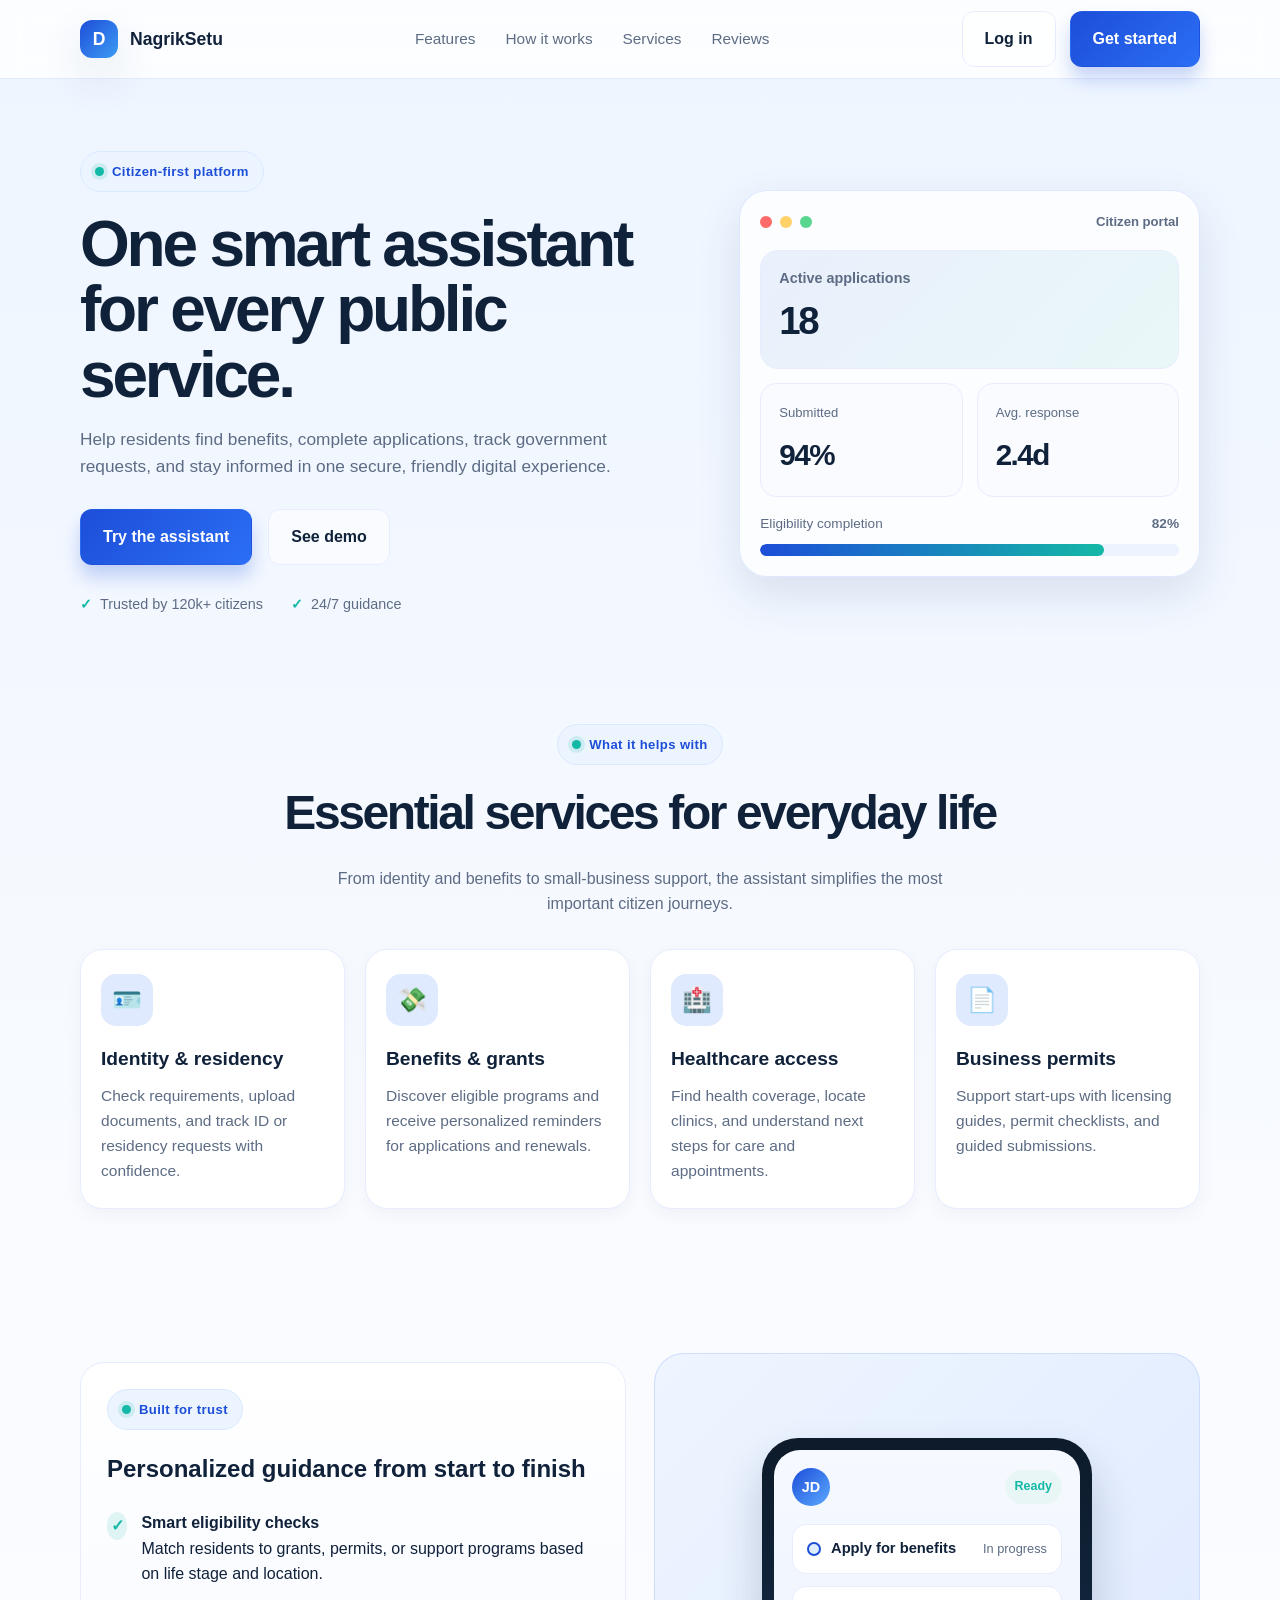
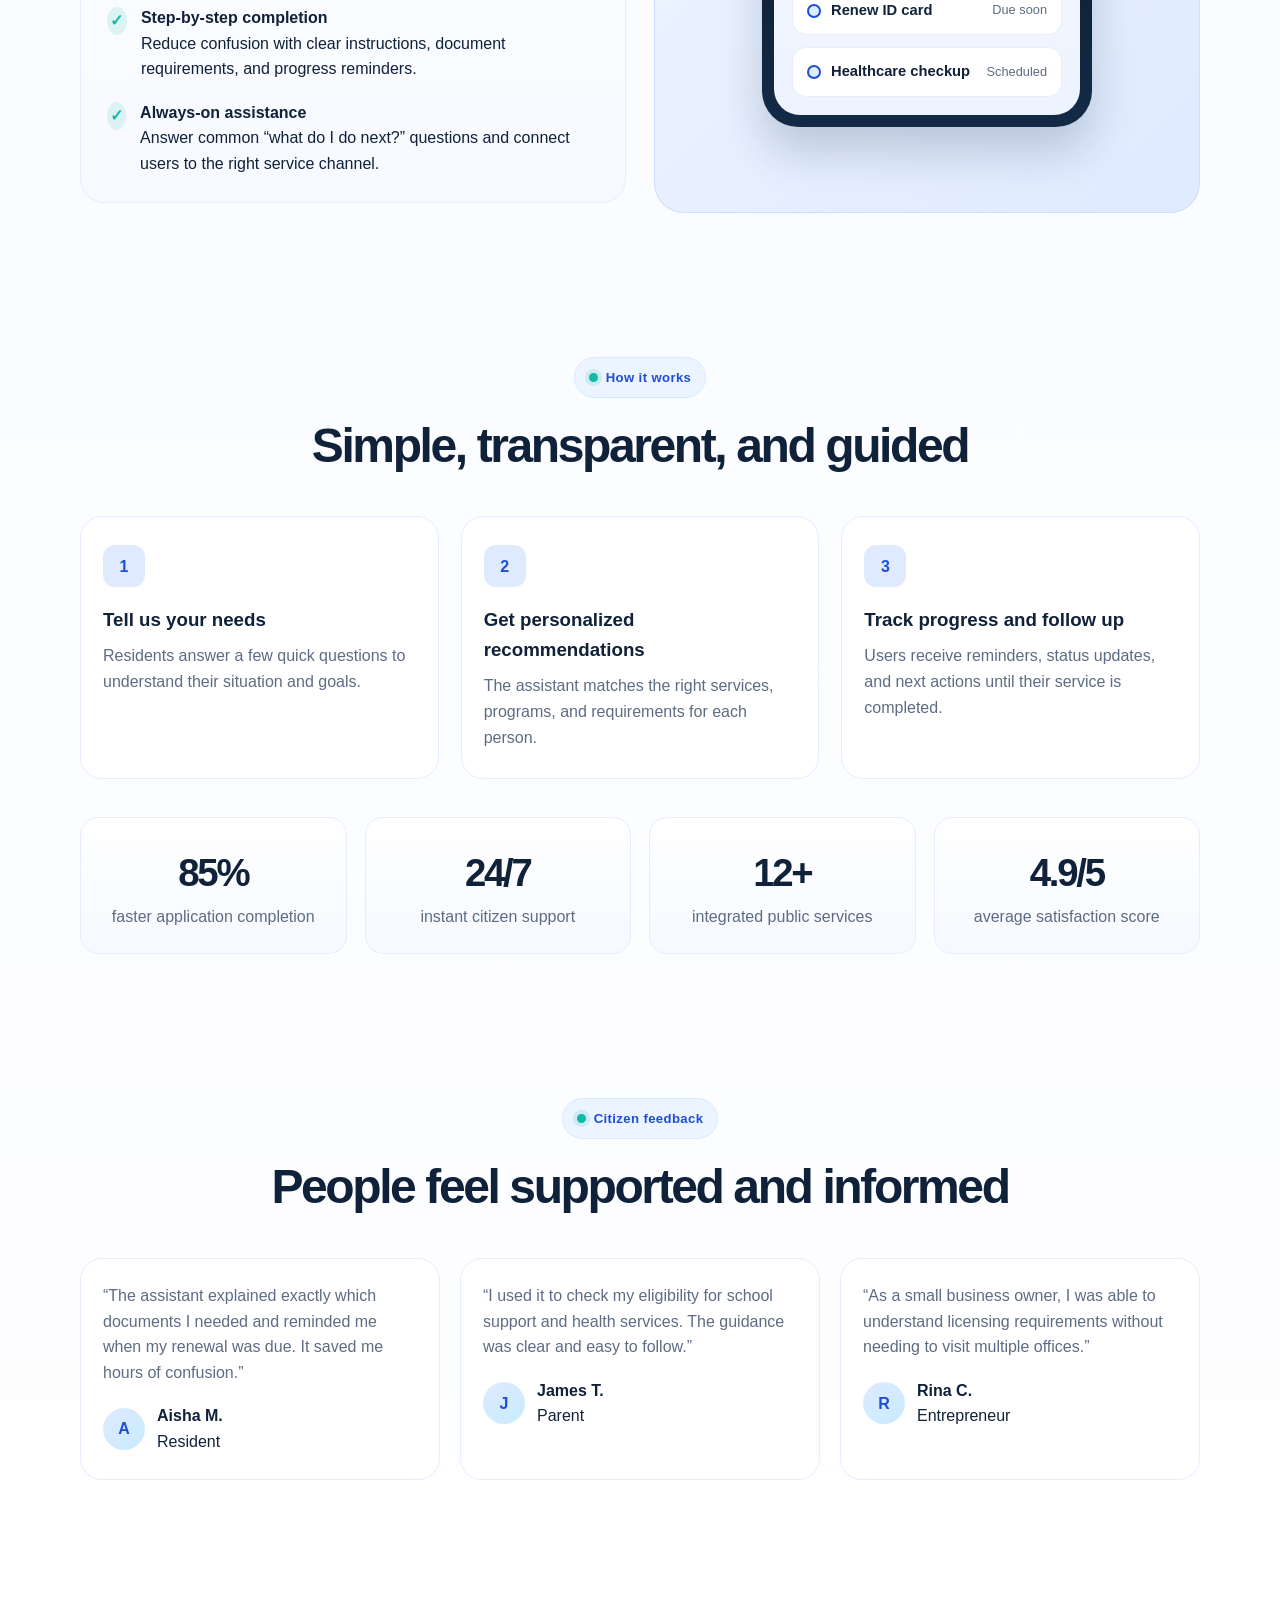
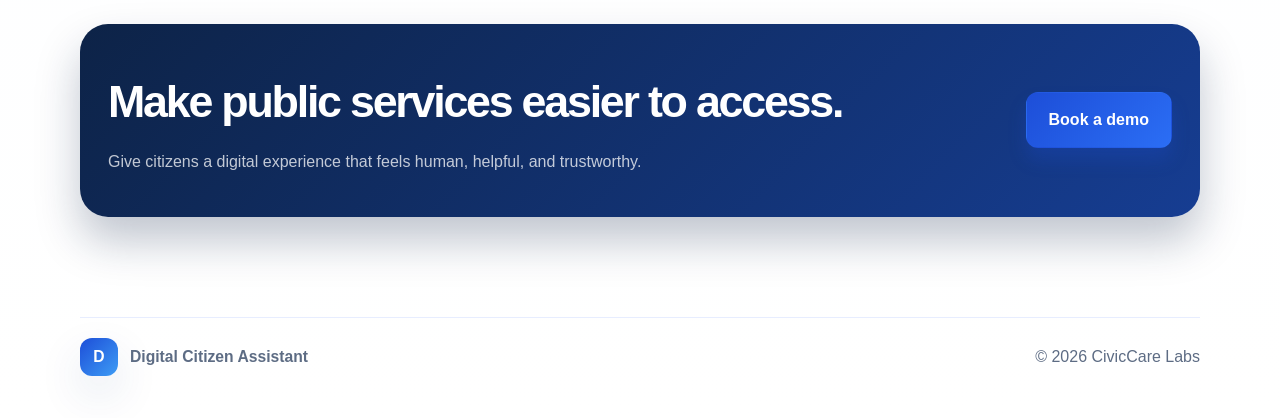
<file: t1/UI/index.html>
<!DOCTYPE html>
<html lang="en">
  <head>
    <meta charset="UTF-8" />
    <meta name="viewport" content="width=device-width, initial-scale=1.0" />
    <title>Digital Citizen Assistant</title>
    <link rel="stylesheet" href="index.css" />
  </head>
  <body>
    <header>
      <div class="container nav">
        <div class="brand">
          <div class="brand-mark">D</div>
          NagrikSetu
        </div>

        <nav class="nav-links" aria-label="Main navigation">
          <a href="#features">Features</a>
          <a href="#how-it-works">How it works</a>
          <a href="#services">Services</a>
          <a href="#reviews">Reviews</a>
        </nav>

        <div class="nav-actions">
          <a href="login page.html" class="btn btn-secondary">Log in</a>
          <a href="#" class="btn btn-primary">Get started</a>
        </div>
      </div>
    </header>

    <main>
      <section class="hero">
        <div class="container hero-grid">
          <div>
            <span class="eyebrow">Citizen-first platform</span>
            <h1>One smart assistant for every public service.</h1>
            <p class="lead">
              Help residents find benefits, complete applications, track government requests,
              and stay informed in one secure, friendly digital experience.
            </p>

            <div class="hero-actions">
              <a href="https://chatgpt.com/" class="btn btn-primary">Try the assistant</a>
              <a href="#" class="btn btn-secondary">See demo</a>
            </div>

            <div class="mini-proof">
              <span>Trusted by 120k+ citizens</span>
              <span>24/7 guidance</span>
            </div>
          </div>

          <div class="dashboard" aria-label="Application overview dashboard">
            <div class="panel-top">
              <div class="dots" aria-hidden="true">
                <span></span>
                <span></span>
                <span></span>
              </div>
              <div class="window-label">Citizen portal</div>
            </div>

            <div class="status-box">
              <strong>Active applications</strong>
              <div class="value">18</div>
            </div>

            <div class="summary">
              <div class="metric">
                <div class="small">Submitted</div>
                <div class="big">94%</div>
              </div>
              <div class="metric">
                <div class="small">Avg. response</div>
                <div class="big">2.4d</div>
              </div>
            </div>

            <div class="progress-wrap">
              <div class="progress-top">
                <span>Eligibility completion</span>
                <strong>82%</strong>
              </div>
              <div class="progress-bar"><div class="progress-fill"></div></div>
            </div>
          </div>
        </div>
      </section>

      <section id="services">
        <div class="container">
          <div class="section-heading">
            <span class="eyebrow">What it helps with</span>
            <h2>Essential services for everyday life</h2>
            <p>
              From identity and benefits to small-business support, the assistant simplifies the most important citizen journeys.
            </p>
          </div>

          <div class="cards">
            <article class="card">
              <div class="icon">🪪</div>
              <h3>Identity & residency</h3>
              <p>Check requirements, upload documents, and track ID or residency requests with confidence.</p>
            </article>

            <article class="card">
              <div class="icon">💸</div>
              <h3>Benefits & grants</h3>
              <p>Discover eligible programs and receive personalized reminders for applications and renewals.</p>
            </article>

            <article class="card">
              <div class="icon">🏥</div>
              <h3>Healthcare access</h3>
              <p>Find health coverage, locate clinics, and understand next steps for care and appointments.</p>
            </article>

            <article class="card">
              <div class="icon">📄</div>
              <h3>Business permits</h3>
              <p>Support start-ups with licensing guides, permit checklists, and guided submissions.</p>
            </article>
          </div>
        </div>
      </section>

      <section id="features">
        <div class="container features">
          <div class="feature-box">
            <span class="eyebrow">Built for trust</span>
            <h2>Personalized guidance from start to finish</h2>
            <ul class="feature-list">
              <li>
                <span class="check">✓</span>
                <div>
                  <strong>Smart eligibility checks</strong>
                  <div>Match residents to grants, permits, or support programs based on life stage and location.</div>
                </div>
              </li>
              <li>
                <span class="check">✓</span>
                <div>
                  <strong>Step-by-step completion</strong>
                  <div>Reduce confusion with clear instructions, document requirements, and progress reminders.</div>
                </div>
              </li>
              <li>
                <span class="check">✓</span>
                <div>
                  <strong>Always-on assistance</strong>
                  <div>Answer common “what do I do next?” questions and connect users to the right service channel.</div>
                </div>
              </li>
            </ul>
          </div>

          <div class="feature-visual" aria-label="Mobile app illustration">
            <div class="phone-shell">
              <div class="screen">
                <div class="screen-header">
                  <div class="avatar">JD</div>
                  <div class="pill">Ready</div>
                </div>

                <div class="task-list">
                  <div class="task">
                    <div class="task-left">
                      <div class="task-bullet"></div>
                      <span>Apply for benefits</span>
                    </div>
                    <div class="status">In progress</div>
                  </div>

                  <div class="task">
                    <div class="task-left">
                      <div class="task-bullet"></div>
                      <span>Renew ID card</span>
                    </div>
                    <div class="status">Due soon</div>
                  </div>

                  <div class="task">
                    <div class="task-left">
                      <div class="task-bullet"></div>
                      <span>Healthcare checkup</span>
                    </div>
                    <div class="status">Scheduled</div>
                  </div>
                </div>
              </div>
            </div>
          </div>
        </div>
      </section>

      <section id="how-it-works">
        <div class="container">
          <div class="section-heading">
            <span class="eyebrow">How it works</span>
            <h2>Simple, transparent, and guided</h2>
          </div>

          <div class="steps">
            <div class="step">
              <div class="number">1</div>
              <h3>Tell us your needs</h3>
              <p>Residents answer a few quick questions to understand their situation and goals.</p>
            </div>

            <div class="step">
              <div class="number">2</div>
              <h3>Get personalized recommendations</h3>
              <p>The assistant matches the right services, programs, and requirements for each person.</p>
            </div>

            <div class="step">
              <div class="number">3</div>
              <h3>Track progress and follow up</h3>
              <p>Users receive reminders, status updates, and next actions until their service is completed.</p>
            </div>
          </div>

          <div class="stats">
            <div class="stat">
              <strong>85%</strong>
              <span>faster application completion</span>
            </div>
            <div class="stat">
              <strong>24/7</strong>
              <span>instant citizen support</span>
            </div>
            <div class="stat">
              <strong>12+</strong>
              <span>integrated public services</span>
            </div>
            <div class="stat">
              <strong>4.9/5</strong>
              <span>average satisfaction score</span>
            </div>
          </div>
        </div>
      </section>

      <section id="reviews">
        <div class="container">
          <div class="section-heading">
            <span class="eyebrow">Citizen feedback</span>
            <h2>People feel supported and informed</h2>
          </div>

          <div class="testimonial-wrap">
            <article class="quote">
              <p>“The assistant explained exactly which documents I needed and reminded me when my renewal was due. It saved me hours of confusion.”</p>
              <div class="person">
                <div class="avatar-mini">A</div>
                <div>
                  <strong>Aisha M.</strong><br />
                  <span>Resident</span>
                </div>
              </div>
            </article>

            <article class="quote">
              <p>“I used it to check my eligibility for school support and health services. The guidance was clear and easy to follow.”</p>
              <div class="person">
                <div class="avatar-mini">J</div>
                <div>
                  <strong>James T.</strong><br />
                  <span>Parent</span>
                </div>
              </div>
            </article>

            <article class="quote">
              <p>“As a small business owner, I was able to understand licensing requirements without needing to visit multiple offices.”</p>
              <div class="person">
                <div class="avatar-mini">R</div>
                <div>
                  <strong>Rina C.</strong><br />
                  <span>Entrepreneur</span>
                </div>
              </div>
            </article>
          </div>
        </div>
      </section>

      <section>
        <div class="container">
          <div class="cta">
            <div>
              <h2>Make public services easier to access.</h2>
              <p>Give citizens a digital experience that feels human, helpful, and trustworthy.</p>
            </div>
            <div>
              <a href="#" class="btn btn-primary">Book a demo</a>
            </div>
          </div>
        </div>
      </section>
    </main>

    <footer>
      <div class="container footer-row">
        <div class="brand" style="font-size: 0.98rem;">
          <div class="brand-mark">D</div>
          Digital Citizen Assistant
        </div>
        <div>© 2026 CivicCare Labs</div>
      </div>
    </footer>
  </body>
</html>
</file>
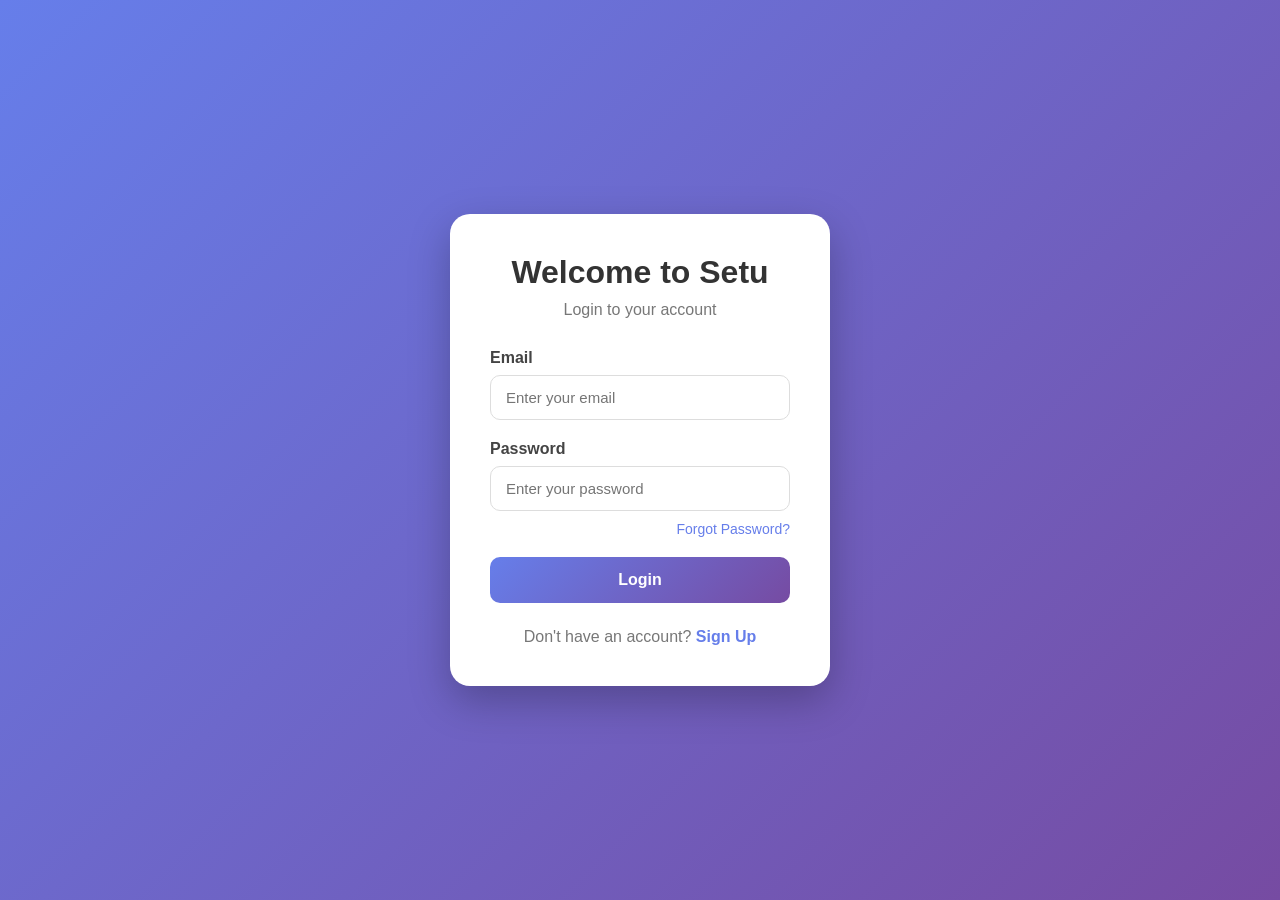
<file: t1/UI/login page.html>
<!DOCTYPE html>
<html lang="en">
<head>
    <meta charset="UTF-8">
    <meta name="viewport" content="width=device-width, initial-scale=1.0">
    <title>Login Page</title>

    <style>
        * {
            margin: 0;
            padding: 0;
            box-sizing: border-box;
            font-family: Arial, sans-serif;
        }

        body {
            min-height: 100vh;
            display: flex;
            justify-content: center;
            align-items: center;
            background: linear-gradient(135deg, #667eea, #764ba2);
        }

        .login-box {
            width: 380px;
            padding: 40px;
            background: white;
            border-radius: 20px;
            box-shadow: 0 15px 40px rgba(0, 0, 0, 0.25);
        }

        .login-box h1 {
            text-align: center;
            color: #333;
            margin-bottom: 10px;
        }

        .login-box .subtitle {
            text-align: center;
            color: #777;
            margin-bottom: 30px;
        }

        .input-box {
            margin-bottom: 20px;
        }

        .input-box label {
            display: block;
            margin-bottom: 8px;
            color: #444;
            font-weight: bold;
        }

        .input-box input {
            width: 100%;
            padding: 13px 15px;
            border: 1px solid #ddd;
            border-radius: 10px;
            outline: none;
            font-size: 15px;
            transition: 0.3s;
        }

        .input-box input:focus {
            border-color: #667eea;
            box-shadow: 0 0 5px rgba(102, 126, 234, 0.3);
        }

        .login-btn {
            width: 100%;
            padding: 14px;
            border: none;
            border-radius: 10px;
            background: linear-gradient(135deg, #667eea, #764ba2);
            color: white;
            font-size: 16px;
            font-weight: bold;
            cursor: pointer;
            transition: 0.3s;
        }

        .login-btn:hover {
            transform: translateY(-2px);
            box-shadow: 0 8px 15px rgba(102, 126, 234, 0.3);
        }

        #message {
            text-align: center;
            margin-top: 20px;
            font-weight: bold;
        }

        .forgot {
            display: block;
            text-align: right;
            margin-top: -10px;
            margin-bottom: 20px;
            color: #667eea;
            text-decoration: none;
            font-size: 14px;
        }

        .signup {
            text-align: center;
            margin-top: 25px;
            color: #777;
        }

        .signup a {
            color: #667eea;
            text-decoration: none;
            font-weight: bold;
        }
    </style>
</head>

<body>

    <div class="login-box">

        <h1>Welcome to Setu</h1>
        <p class="subtitle">Login to your account</p>

        <form onsubmit="login(event)">

            <div class="input-box">
                <label>Email</label>
                <input 
                    type="email" 
                    id="email" 
                    placeholder="Enter your email"
                    required
                >
            </div>

            <div class="input-box">
                <label>Password</label>
                <input 
                    type="password" 
                    id="password" 
                    placeholder="Enter your password"
                    required
                >
            </div>

            <a href="#" class="forgot">Forgot Password?</a>

            <button type="submit" class="login-btn" onclick="login(event)">
                Login
            </button>

        </form>

        <p id="message"></p>

        <p class="signup">
            Don't have an account?
            <a href="#">Sign Up</a>
        </p>

    </div>


    <script>
        function login(event) {

            event.preventDefault();

            let email = document.getElementById("email").value;
            let password = document.getElementById("password").value;

            // Store login information
            localStorage.setItem("email", email);
            localStorage.setItem("password", password);

            document.getElementById("message").innerHTML =
                "Login information saved successfully!";

            document.getElementById("message").style.color = "green";
        }
        onclick = "login(event)"
        
    </script>

</body>
</html>
</file>
<file: t1/UI/index.css>
:root {
        --bg: #f6f9ff;
        --card: #ffffff;
        --primary: #1d4ed8;
        --primary-dark: #163fb6;
        --primary-soft: #dfeafe;
        --accent: #14b8a6;
        --text: #10213a;
        --muted: #5d6c84;
        --line: #e7edff;
        --shadow: 0 18px 45px rgba(27, 59, 123, 0.12);
      }

      * { box-sizing: border-box; }

      html { scroll-behavior: smooth; }

      body {
        margin: 0;
        font-family: Arial, Helvetica, sans-serif;
        background: linear-gradient(180deg, #edf5ff 0%, #f9fbff 35%, #ffffff 100%);
        color: var(--text);
        line-height: 1.6;
      }

      a { text-decoration: none; color: inherit; }
      img { max-width: 100%; display: block; }

      .container {
        width: min(1120px, calc(100% - 32px));
        margin: 0 auto;
      }

      header {
        position: sticky;
        top: 0;
        z-index: 50;
        background: rgba(255, 255, 255, 0.82);
        backdrop-filter: blur(14px);
        border-bottom: 1px solid rgba(225, 232, 255, 0.9);
      }

      .nav {
        display: flex;
        justify-content: space-between;
        align-items: center;
        min-height: 78px;
      }

      .brand {
        display: flex;
        align-items: center;
        gap: 12px;
        font-weight: 700;
        font-size: 1.1rem;
      }

      .brand-mark {
        width: 38px;
        height: 38px;
        border-radius: 12px;
        background: linear-gradient(135deg, var(--primary), #3d9cf5);
        display: grid;
        place-items: center;
        color: #fff;
        font-weight: 700;
        box-shadow: var(--shadow);
      }

      .nav-links {
        display: flex;
        align-items: center;
        gap: 30px;
        color: var(--muted);
        font-size: 0.96rem;
      }

      .nav-links a:hover { color: var(--primary); }

      .nav-actions {
        display: flex;
        align-items: center;
        gap: 14px;
      }

      .btn {
        display: inline-flex;
        align-items: center;
        justify-content: center;
        gap: 8px;
        padding: 14px 22px;
        border-radius: 12px;
        border: 1px solid transparent;
        font-weight: 700;
        cursor: pointer;
        transition: 0.2s ease;
      }

      .btn-primary {
        background: linear-gradient(135deg, var(--primary), #2b6ef5);
        color: white;
        box-shadow: 0 12px 18px rgba(29, 78, 216, 0.24);
      }

      .btn-primary:hover { background: linear-gradient(135deg, var(--primary-dark), #2257d3); }

      .btn-secondary {
        border-color: var(--line);
        background: rgba(255,255,255,0.6);
        color: var(--text);
      }

      .hero {
        padding: 72px 0 36px;
      }

      .hero-grid {
        display: grid;
        grid-template-columns: 1.15fr 0.85fr;
        align-items: center;
        gap: 36px;
      }

      .eyebrow {
        display: inline-flex;
        align-items: center;
        gap: 8px;
        padding: 9px 14px;
        background: #ecf4ff;
        color: var(--primary);
        border: 1px solid #d9e9ff;
        border-radius: 999px;
        font-size: 0.82rem;
        font-weight: 700;
        letter-spacing: 0.03em;
      }

      .eyebrow::before {
        content: "";
        width: 9px;
        height: 9px;
        border-radius: 50%;
        background: var(--accent);
        box-shadow: 0 0 0 4px rgba(20,184,166,0.14);
      }

      h1 {
        margin: 20px 0 18px;
        font-size: clamp(2.5rem, 5vw, 4.3rem);
        line-height: 1.02;
        letter-spacing: -0.05em;
      }

      .lead {
        max-width: 580px;
        font-size: 1.08rem;
        color: var(--muted);
      }

      .hero-actions {
        margin-top: 28px;
        display: flex;
        align-items: center;
        gap: 16px;
        flex-wrap: wrap;
      }

      .mini-proof {
        margin-top: 28px;
        display: flex;
        gap: 28px;
        align-items: center;
        flex-wrap: wrap;
        color: var(--muted);
        font-size: 0.9rem;
      }

      .mini-proof span {
        display: inline-flex;
        align-items: center;
        gap: 8px;
      }

      .mini-proof span::before {
        content: "✓";
        color: var(--accent);
        font-weight: 700;
      }

      .dashboard {
        background: rgba(255,255,255,0.75);
        border: 1px solid rgba(220, 230, 255, 0.9);
        border-radius: 28px;
        box-shadow: var(--shadow);
        padding: 20px;
      }

      .dashboard .panel-top {
        display: flex;
        align-items: center;
        justify-content: space-between;
        margin-bottom: 18px;
      }

      .dots {
        display: flex;
        gap: 8px;
      }

      .dots span {
        width: 12px;
        height: 12px;
        border-radius: 50%;
        display: block;
      }

      .dots span:nth-child(1) { background: #ff6b6b; }
      .dots span:nth-child(2) { background: #ffd166; }
      .dots span:nth-child(3) { background: #58d68d; }

      .window-label {
        font-size: 0.82rem;
        color: var(--muted);
        font-weight: 700;
      }

      .status-box {
        background: linear-gradient(135deg, rgba(29,78,216,0.08), rgba(20,184,166,0.08));
        border: 1px solid var(--line);
        border-radius: 18px;
        padding: 16px 18px;
      }

      .status-box strong {
        display: block;
        font-size: 0.9rem;
        color: var(--muted);
      }

      .status-box .value {
        font-size: clamp(1.8rem, 3vw, 2.5rem);
        font-weight: 800;
        letter-spacing: -0.06em;
      }

      .summary {
        display: grid;
        grid-template-columns: 1fr 1fr;
        gap: 14px;
        margin-top: 14px;
      }

      .metric {
        background: #f9fbff;
        border: 1px solid var(--line);
        border-radius: 16px;
        padding: 18px;
      }

      .metric .small {
        font-size: 0.82rem;
        color: var(--muted);
      }

      .metric .big {
        margin-top: 8px;
        font-size: 1.85rem;
        font-weight: 800;
        letter-spacing: -0.05em;
      }

      .progress-wrap {
        margin-top: 16px;
      }

      .progress-top {
        display: flex;
        justify-content: space-between;
        font-size: 0.85rem;
        color: var(--muted);
        margin-bottom: 9px;
      }

      .progress-bar {
        height: 12px;
        background: #edf3ff;
        border-radius: 999px;
        overflow: hidden;
      }

      .progress-fill {
        width: 82%;
        height: 100%;
        border-radius: inherit;
        background: linear-gradient(90deg, var(--primary), var(--accent));
      }

      section {
        padding: 72px 0;
      }

      .section-heading {
        margin-bottom: 32px;
        text-align: center;
      }

      .section-heading h2 {
        margin: 10px 0 0;
        font-size: clamp(2rem, 4vw, 3rem);
        letter-spacing: -0.05em;
      }

      .section-heading p {
        margin: 14px auto 0;
        max-width: 620px;
        color: var(--muted);
      }

      .cards {
        display: grid;
        grid-template-columns: repeat(4, minmax(0, 1fr));
        gap: 20px;
      }

      .card {
        background: var(--card);
        border: 1px solid var(--line);
        border-radius: 22px;
        padding: 24px 20px;
        box-shadow: 0 6px 18px rgba(15, 31, 53, 0.04);
      }

      .icon {
        width: 52px;
        height: 52px;
        border-radius: 15px;
        display: grid;
        place-items: center;
        background: var(--primary-soft);
        color: var(--primary);
        font-size: 1.5rem;
        margin-bottom: 18px;
      }

      .card h3 {
        margin: 0 0 10px;
        font-size: 1.2rem;
      }

      .card p {
        margin: 0;
        color: var(--muted);
        font-size: 0.97rem;
      }

      .features {
        display: grid;
        grid-template-columns: 1fr 1fr;
        gap: 28px;
        align-items: center;
      }

      .feature-box {
        background: linear-gradient(180deg, #ffffff, #f6f9ff);
        border: 1px solid var(--line);
        border-radius: 24px;
        padding: 26px;
      }

      .feature-list {
        list-style: none;
        padding: 0;
        margin: 22px 0 0;
        display: grid;
        gap: 18px;
      }

      .feature-list li {
        display: flex;
        align-items: flex-start;
        gap: 14px;
      }

      .check {
        width: 28px;
        height: 28px;
        border-radius: 50%;
        background: rgba(20,184,166,0.12);
        color: var(--accent);
        display: grid;
        place-items: center;
        font-weight: 700;
        margin-top: 2px;
      }

      .feature-visual {
        background: linear-gradient(135deg, #eef5ff, #dfeaff);
        border: 1px solid rgba(203, 219, 255, 0.9);
        border-radius: 30px;
        padding: 26px;
        min-height: 460px;
        display: flex;
        align-items: center;
        justify-content: center;
      }

      .phone-shell {
        width: 330px;
        background: linear-gradient(180deg, #0d1b2a, #132a47);
        border-radius: 36px;
        padding: 12px;
        box-shadow: 0 24px 45px rgba(17, 35, 65, 0.2);
      }

      .screen {
        background: linear-gradient(180deg, #f6f9ff, #edf3ff);
        border-radius: 26px;
        padding: 18px;
      }

      .screen-header {
        display: flex;
        justify-content: space-between;
        align-items: center;
        margin-bottom: 16px;
      }

      .avatar {
        width: 38px;
        height: 38px;
        border-radius: 50%;
        background: linear-gradient(135deg, var(--primary), #5ba9ff);
        color: white;
        display: grid;
        place-items: center;
        font-size: 0.9rem;
        font-weight: 700;
      }

      .pill {
        border-radius: 999px;
        background: #e8f7f6;
        color: var(--accent);
        font-size: 0.78rem;
        font-weight: 700;
        padding: 7px 10px;
      }

      .task-list {
        margin-top: 18px;
        display: grid;
        gap: 12px;
      }

      .task {
        display: flex;
        align-items: center;
        justify-content: space-between;
        background: white;
        border: 1px solid var(--line);
        border-radius: 14px;
        padding: 12px 14px;
      }

      .task-left {
        display: flex;
        align-items: center;
        gap: 10px;
        font-weight: 700;
        font-size: 0.92rem;
      }

      .task-bullet {
        width: 14px;
        height: 14px;
        border-radius: 50%;
        background: #dfeeff;
        border: 2px solid var(--primary);
      }

      .task .status { font-size: 0.8rem; color: var(--muted); }

      .steps {
        display: grid;
        grid-template-columns: repeat(3, minmax(0, 1fr));
        gap: 22px;
      }

      .step {
        background: white;
        border: 1px solid var(--line);
        border-radius: 22px;
        padding: 28px 22px;
        position: relative;
      }

      .number {
        width: 42px;
        height: 42px;
        border-radius: 12px;
        background: var(--primary-soft);
        color: var(--primary);
        display: grid;
        place-items: center;
        font-weight: 800;
        margin-bottom: 18px;
      }

      .step h3 { margin: 0 0 8px; }
      .step p { margin: 0; color: var(--muted); }

      .stats {
        display: grid;
        grid-template-columns: repeat(4, minmax(0, 1fr));
        gap: 18px;
        margin-top: 38px;
      }

      .stat {
        background: linear-gradient(180deg, #ffffff, #f6f9ff);
        border: 1px solid var(--line);
        border-radius: 18px;
        padding: 24px 18px;
        text-align: center;
      }

      .stat strong {
        display: block;
        font-size: clamp(1.8rem, 3vw, 2.5rem);
        letter-spacing: -0.06em;
      }

      .stat span { color: var(--muted); }

      .testimonial-wrap {
        display: grid;
        grid-template-columns: repeat(3, minmax(0, 1fr));
        gap: 20px;
      }

      .quote {
        background: white;
        border: 1px solid var(--line);
        border-radius: 22px;
        padding: 24px 22px;
      }

      .quote p {
        margin: 0 0 18px;
        color: var(--muted);
      }

      .person {
        display: flex;
        align-items: center;
        gap: 12px;
      }

      .person .avatar-mini {
        width: 42px;
        height: 42px;
        border-radius: 50%;
        background: linear-gradient(135deg, #dfeaff, #c8ebff);
        display: grid;
        place-items: center;
        font-weight: 700;
        color: var(--primary);
      }

      .cta {
        background: linear-gradient(135deg, #0d2347, #163d92);
        border-radius: 28px;
        padding: 42px 28px;
        display: flex;
        align-items: center;
        justify-content: space-between;
        gap: 22px;
        color: white;
        box-shadow: 0 24px 44px rgba(16, 34, 70, 0.26);
      }

      .cta h2 {
        margin: 0 0 12px;
        font-size: clamp(1.8rem, 3.5vw, 3rem);
        letter-spacing: -0.05em;
      }

      .cta p {
        margin: 0;
        color: rgba(255,255,255,0.75);
      }

      footer {
        padding: 28px 0 42px;
        color: var(--muted);
      }

      .footer-row {
        display: flex;
        justify-content: space-between;
        align-items: center;
        gap: 20px;
        padding-top: 20px;
        border-top: 1px solid var(--line);
      }

      @media (max-width: 960px) {
        .hero-grid,
        .features,
        .cards,
        .steps,
        .testimonial-wrap,
        .stats,
        .cta {
          grid-template-columns: 1fr;
        }

        .cards, .steps, .stats, .testimonial-wrap {
          display: grid;
        }

        .hero-grid { display: grid; }
        .cta { display: grid; }
        .nav-links { display: none; }
      }

      @media (max-width: 640px) {
        .nav {
          flex-wrap: wrap;
          justify-content: center;
          padding: 14px 0;
          gap: 12px;
        }

        .nav-actions {
          width: 100%;
          justify-content: center;
        }

        .hero { padding-top: 38px; }
        h1 { letter-spacing: -0.04em; }
        .summary { grid-template-columns: 1fr; }
        .feature-visual { min-height: auto; }
      }
</file>
